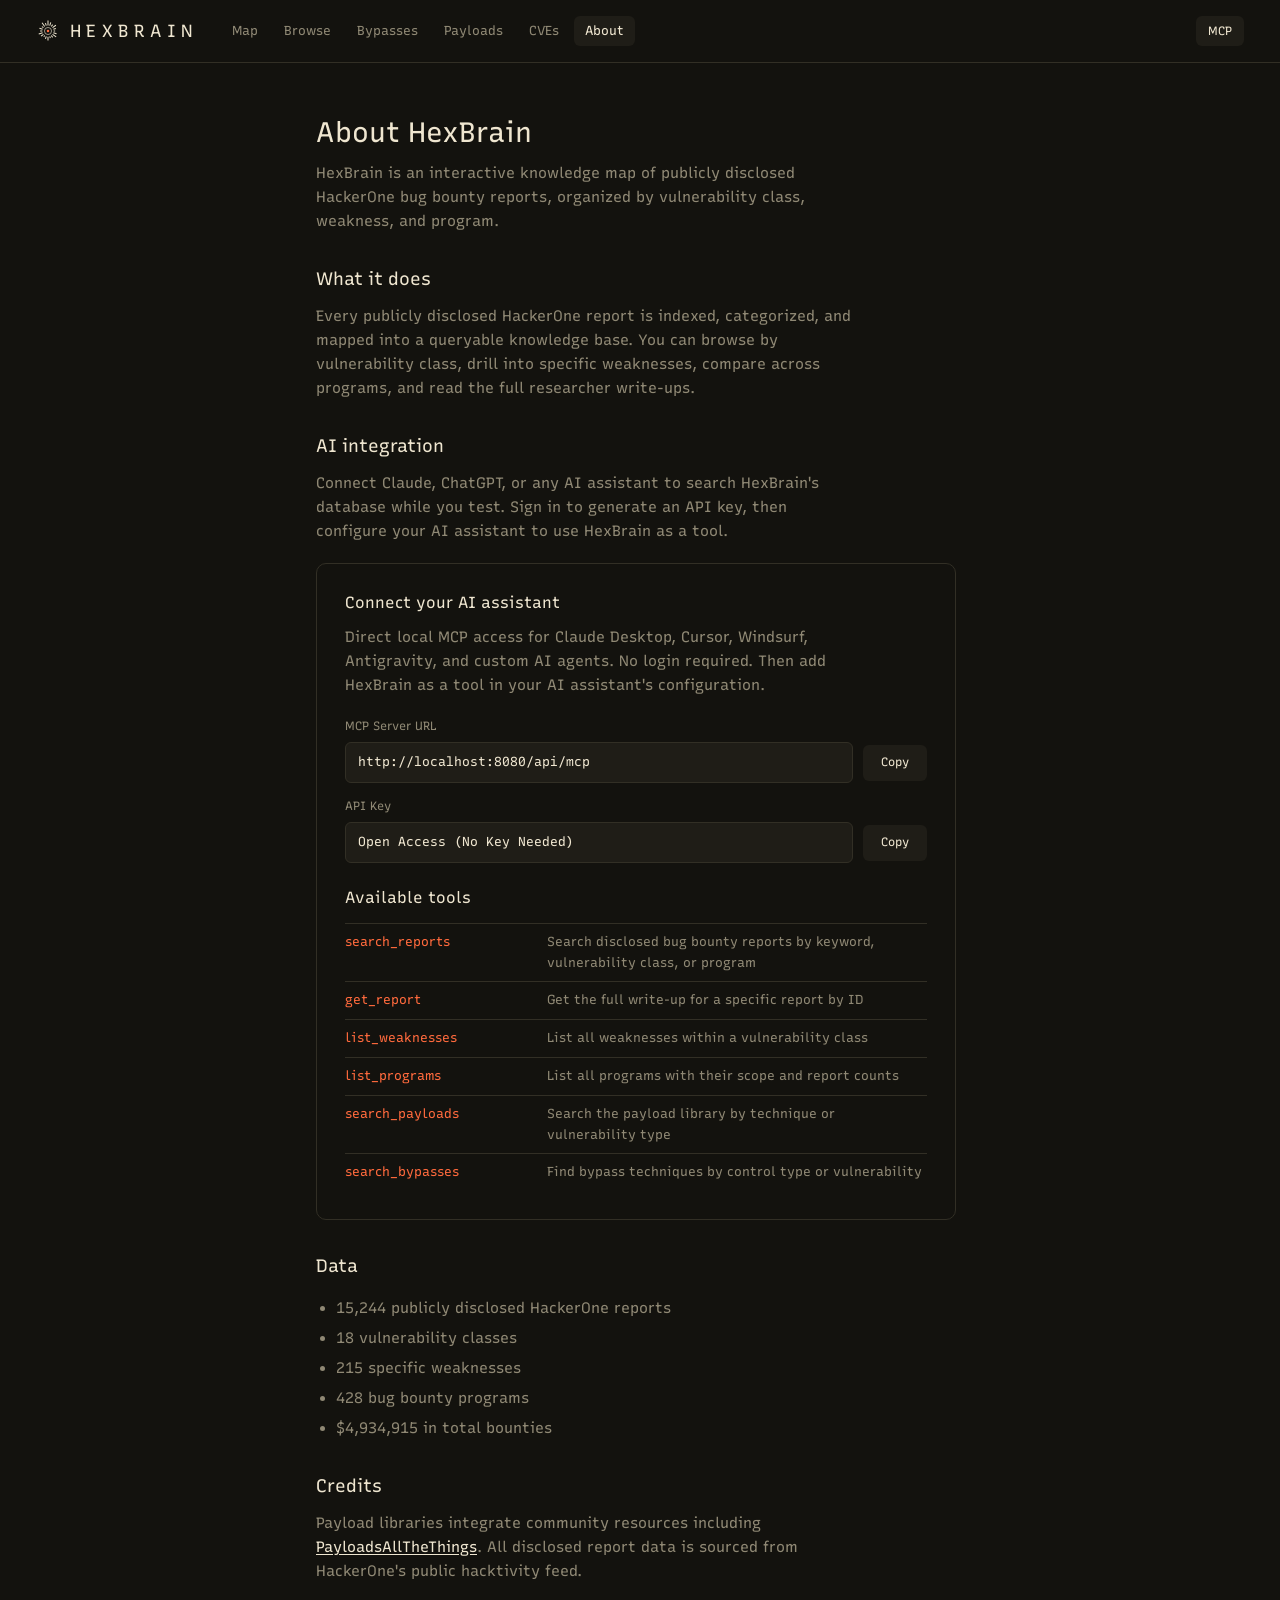
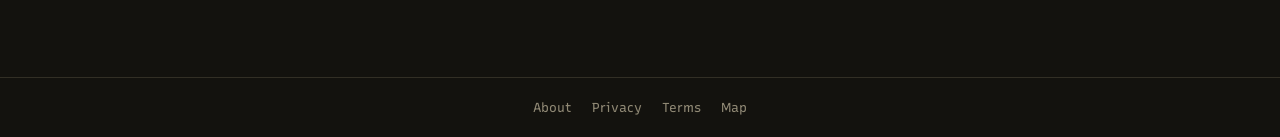
<file: about.html>
<!DOCTYPE html>
<html lang="en">
<head>
  <meta charset="utf-8"/>
  <meta name="viewport" content="width=device-width, initial-scale=1"/>
  <meta name="theme-color" content="#13120e"/>
  <meta name="color-scheme" content="dark"/>
  <title>About – HexBrain</title>
  <link rel="preconnect" href="https://fonts.googleapis.com"/>
  <link rel="preconnect" href="https://fonts.gstatic.com" crossorigin/>
  <link href="https://fonts.googleapis.com/css2?family=Recursive:wght,MONO@300..1000,0..1&display=swap" rel="stylesheet"/>
  <link rel="stylesheet" href="styles.css"/>
  <link rel="stylesheet" href="pages.css"/>
</head>
<body>
  <div class="page-root">
    <header class="page-top">
      <a href="index.html" class="brand-link">
        <svg width="24" height="24" viewBox="0 0 64 64" aria-hidden="true"><path d="M32.0 17.0L32.0 4.0M36.6 17.7L39.4 9.2M40.8 19.9L44.3 15.0M44.1 23.2L53.0 16.7M46.3 27.4L52.9 25.2M47.0 32.0L51.0 32.0M46.3 36.6L54.8 39.4M44.1 40.8L53.8 47.9M40.8 44.1L44.3 49.0M36.6 46.3L38.2 51.0M32.0 47.0L32.0 57.0M27.4 46.3L25.2 52.9M23.2 44.1L20.8 47.4M19.9 40.8L13.4 45.5M17.7 36.6L7.3 40.0M17.0 32.0L11.0 32.0M17.7 27.4L9.2 24.6M19.9 23.2L15.8 20.2M23.2 19.9L16.1 10.2M27.4 17.7L25.2 11.1" stroke="currentColor" stroke-width="2.7" fill="none"></path><circle cx="32" cy="32" r="9.5" fill="none" stroke="currentColor" stroke-width="1.6"></circle><circle cx="32" cy="32" r="3.4" fill="#ff6a3d"></circle></svg>
        HexBrain
      </a>
      <nav class="page-nav">
        <a href="index.html">Map</a>
        <a href="browse.html">Browse</a>
        <a href="bypasses.html">Bypasses</a>
        <a href="payloads.html">Payloads</a>
        <a href="cves.html">CVEs</a>
        <a href="about.html" class="active">About</a>
      </nav>
      <div class="keys">
        <a class="key" href="#account">MCP</a>
      </div>
    </header>

    <main class="page-body page-narrow">
      <h1>About HexBrain</h1>

      <div class="about-content">
        <p>HexBrain is an interactive knowledge map of publicly disclosed HackerOne bug bounty reports, organized by vulnerability class, weakness, and program.</p>

        <h2>What it does</h2>
        <p>Every publicly disclosed HackerOne report is indexed, categorized, and mapped into a queryable knowledge base. You can browse by vulnerability class, drill into specific weaknesses, compare across programs, and read the full researcher write-ups.</p>

        <h2>AI integration</h2>
        <p>Connect Claude, ChatGPT, or any AI assistant to search HexBrain's database while you test. Sign in to generate an API key, then configure your AI assistant to use HexBrain as a tool.</p>

        <div class="connect-box">
          <h3>Connect your AI assistant</h3>
          <p>Direct local MCP access for Claude Desktop, Cursor, Windsurf, Antigravity, and custom AI agents. No login required. Then add HexBrain as a tool in your AI assistant's configuration.</p>

          <div class="snippet">
            <span>MCP Server URL</span>
            <code>http://localhost:8080/api/mcp</code>
            <button>Copy</button>
          </div>

          <div class="snippet">
            <span>API Key</span>
            <code>Open Access (No Key Needed)</code>
            <button>Copy</button>
          </div>

          <div class="tools-section">
            <h3>Available tools</h3>
            <div class="tools-grid">
              <div>
                <dt>search_reports</dt>
                <dd>Search disclosed bug bounty reports by keyword, vulnerability class, or program</dd>
              </div>
              <div>
                <dt>get_report</dt>
                <dd>Get the full write-up for a specific report by ID</dd>
              </div>
              <div>
                <dt>list_weaknesses</dt>
                <dd>List all weaknesses within a vulnerability class</dd>
              </div>
              <div>
                <dt>list_programs</dt>
                <dd>List all programs with their scope and report counts</dd>
              </div>
              <div>
                <dt>search_payloads</dt>
                <dd>Search the payload library by technique or vulnerability type</dd>
              </div>
              <div>
                <dt>search_bypasses</dt>
                <dd>Find bypass techniques by control type or vulnerability</dd>
              </div>
            </div>
          </div>
        </div>

        <h2>Data</h2>
        <ul>
          <li>15,244 publicly disclosed HackerOne reports</li>
          <li>18 vulnerability classes</li>
          <li>215 specific weaknesses</li>
          <li>428 bug bounty programs</li>
          <li>$4,934,915 in total bounties</li>
        </ul>

        <h2>Credits</h2>
        <p>Payload libraries integrate community resources including <a href="#" class="inline">PayloadsAllTheThings</a>. All disclosed report data is sourced from HackerOne's public hacktivity feed.</p>
      </div>
    </main>

    <footer class="page-footer">
      <div class="footer-links">
        <a href="about.html">About</a>
        <a href="#">Privacy</a>
        <a href="#">Terms</a>
        <a href="index.html">Map</a>
      </div>
    </footer>
  </div>

  <script>
    document.querySelectorAll('.snippet button:not([disabled])').forEach(btn => {
      btn.addEventListener('click', () => {
        const code = btn.parentElement.querySelector('code');
        navigator.clipboard.writeText(code.textContent).then(() => {
          btn.textContent = 'Copied!';
          setTimeout(() => btn.textContent = 'Copy', 2000);
        });
      });
    });
  </script>
</body>
</html>
</file>
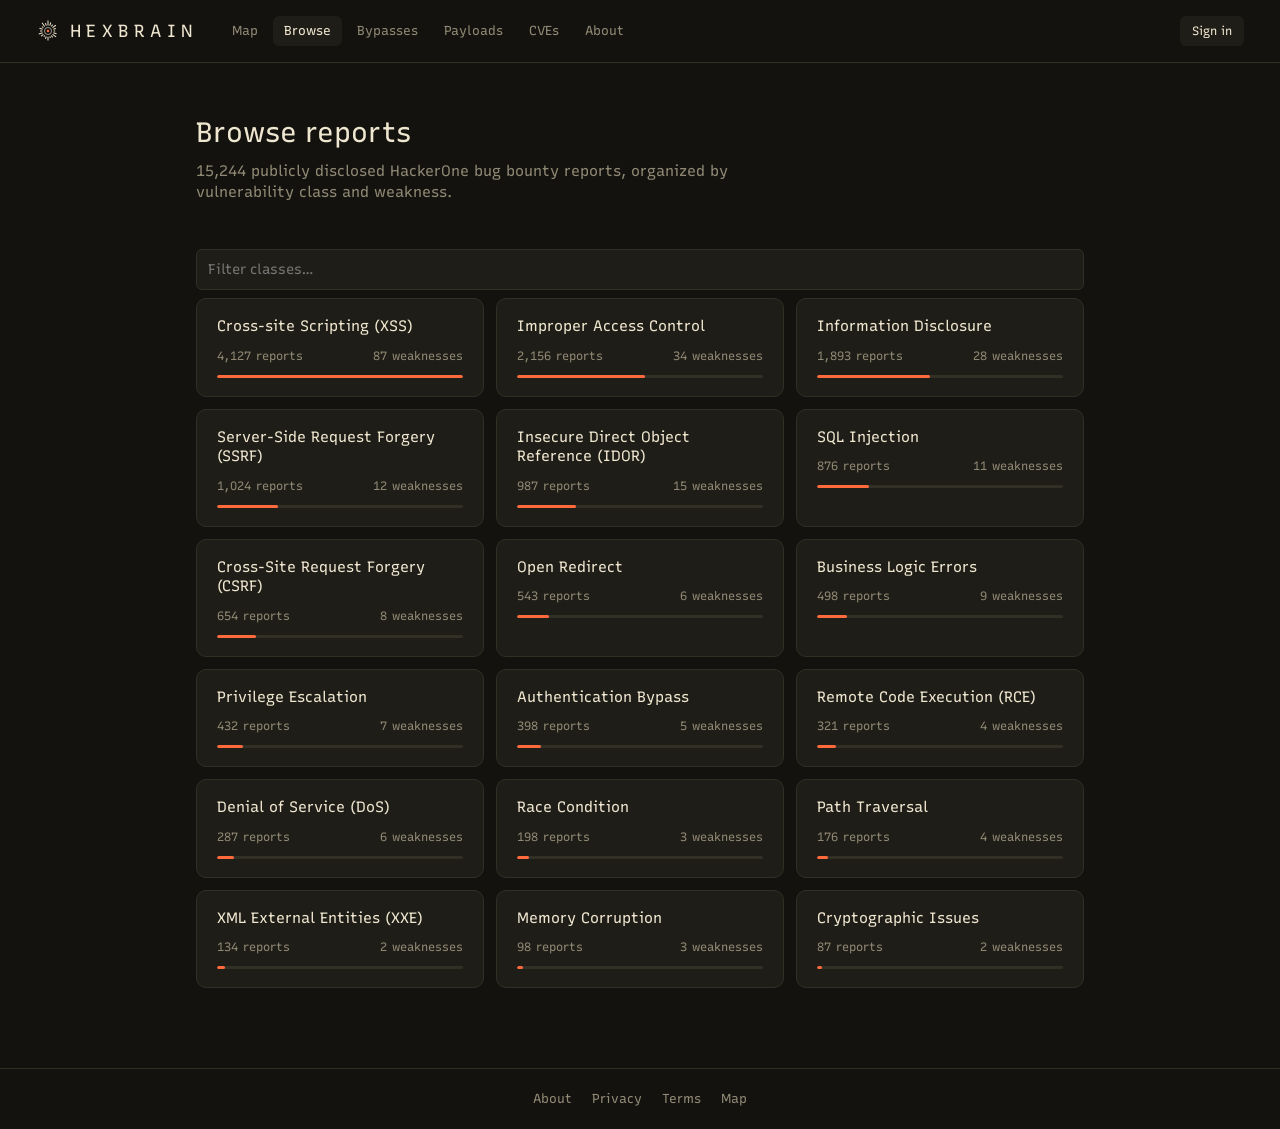
<file: browse.html>
<!DOCTYPE html>
<html lang="en">
<head>
  <meta charset="utf-8"/>
  <meta name="viewport" content="width=device-width, initial-scale=1"/>
  <meta name="theme-color" content="#13120e"/>
  <meta name="color-scheme" content="dark"/>
  <title>Browse – HexBrain</title>
  <link rel="preconnect" href="https://fonts.googleapis.com"/>
  <link rel="preconnect" href="https://fonts.gstatic.com" crossorigin/>
  <link href="https://fonts.googleapis.com/css2?family=Recursive:wght,MONO@300..1000,0..1&display=swap" rel="stylesheet"/>
  <link rel="stylesheet" href="styles.css"/>
  <link rel="stylesheet" href="pages.css"/>
</head>
<body>
  <div class="page-root">
    <header class="page-top">
      <a href="index.html" class="brand-link">
        <svg width="24" height="24" viewBox="0 0 64 64" aria-hidden="true"><path d="M32.0 17.0L32.0 4.0M36.6 17.7L39.4 9.2M40.8 19.9L44.3 15.0M44.1 23.2L53.0 16.7M46.3 27.4L52.9 25.2M47.0 32.0L51.0 32.0M46.3 36.6L54.8 39.4M44.1 40.8L53.8 47.9M40.8 44.1L44.3 49.0M36.6 46.3L38.2 51.0M32.0 47.0L32.0 57.0M27.4 46.3L25.2 52.9M23.2 44.1L20.8 47.4M19.9 40.8L13.4 45.5M17.7 36.6L7.3 40.0M17.0 32.0L11.0 32.0M17.7 27.4L9.2 24.6M19.9 23.2L15.8 20.2M23.2 19.9L16.1 10.2M27.4 17.7L25.2 11.1" stroke="currentColor" stroke-width="2.7" fill="none"></path><circle cx="32" cy="32" r="9.5" fill="none" stroke="currentColor" stroke-width="1.6"></circle><circle cx="32" cy="32" r="3.4" fill="#ff6a3d"></circle></svg>
        HexBrain
      </a>
      <nav class="page-nav">
        <a href="index.html">Map</a>
        <a href="browse.html" class="active">Browse</a>
        <a href="bypasses.html">Bypasses</a>
        <a href="payloads.html">Payloads</a>
        <a href="cves.html">CVEs</a>
        <a href="about.html">About</a>
      </nav>
      <div class="keys">
        <a class="key" href="#account">Sign in</a>
      </div>
    </header>

    <main class="page-body">
      <h1>Browse reports</h1>
      <p class="page-sub">15,244 publicly disclosed HackerOne bug bounty reports, organized by vulnerability class and weakness.</p>

      <input type="text" class="filter" placeholder="Filter classes…" id="classFilter"/>

      <div class="browse-grid" id="browseGrid">
        <!-- Generated by JS -->
      </div>
    </main>

    <footer class="page-footer">
      <div class="footer-links">
        <a href="about.html">About</a>
        <a href="#">Privacy</a>
        <a href="#">Terms</a>
        <a href="index.html">Map</a>
      </div>
    </footer>
  </div>

  <script>
    const classes = [
      { name: 'Cross-site Scripting (XSS)', count: 4127, weaknesses: 87 },
      { name: 'Improper Access Control', count: 2156, weaknesses: 34 },
      { name: 'Information Disclosure', count: 1893, weaknesses: 28 },
      { name: 'Server-Side Request Forgery (SSRF)', count: 1024, weaknesses: 12 },
      { name: 'Insecure Direct Object Reference (IDOR)', count: 987, weaknesses: 15 },
      { name: 'SQL Injection', count: 876, weaknesses: 11 },
      { name: 'Cross-Site Request Forgery (CSRF)', count: 654, weaknesses: 8 },
      { name: 'Open Redirect', count: 543, weaknesses: 6 },
      { name: 'Business Logic Errors', count: 498, weaknesses: 9 },
      { name: 'Privilege Escalation', count: 432, weaknesses: 7 },
      { name: 'Authentication Bypass', count: 398, weaknesses: 5 },
      { name: 'Remote Code Execution (RCE)', count: 321, weaknesses: 4 },
      { name: 'Denial of Service (DoS)', count: 287, weaknesses: 6 },
      { name: 'Race Condition', count: 198, weaknesses: 3 },
      { name: 'Path Traversal', count: 176, weaknesses: 4 },
      { name: 'XML External Entities (XXE)', count: 134, weaknesses: 2 },
      { name: 'Memory Corruption', count: 98, weaknesses: 3 },
      { name: 'Cryptographic Issues', count: 87, weaknesses: 2 },
    ];

    function renderClasses(filter) {
      const grid = document.getElementById('browseGrid');
      const q = (filter || '').toLowerCase();
      const filtered = classes.filter(c => c.name.toLowerCase().includes(q));
      grid.innerHTML = filtered.map(c => `
        <a href="#" class="browse-card">
          <h3>${c.name}</h3>
          <div class="browse-meta">
            <span>${c.count.toLocaleString()} reports</span>
            <span>${c.weaknesses} weaknesses</span>
          </div>
          <div class="browse-bar">
            <div style="width: ${(c.count / 4127 * 100).toFixed(1)}%"></div>
          </div>
        </a>
      `).join('');
    }

    document.getElementById('classFilter').addEventListener('input', e => renderClasses(e.target.value));
    renderClasses();
  </script>
</body>
</html>
</file>
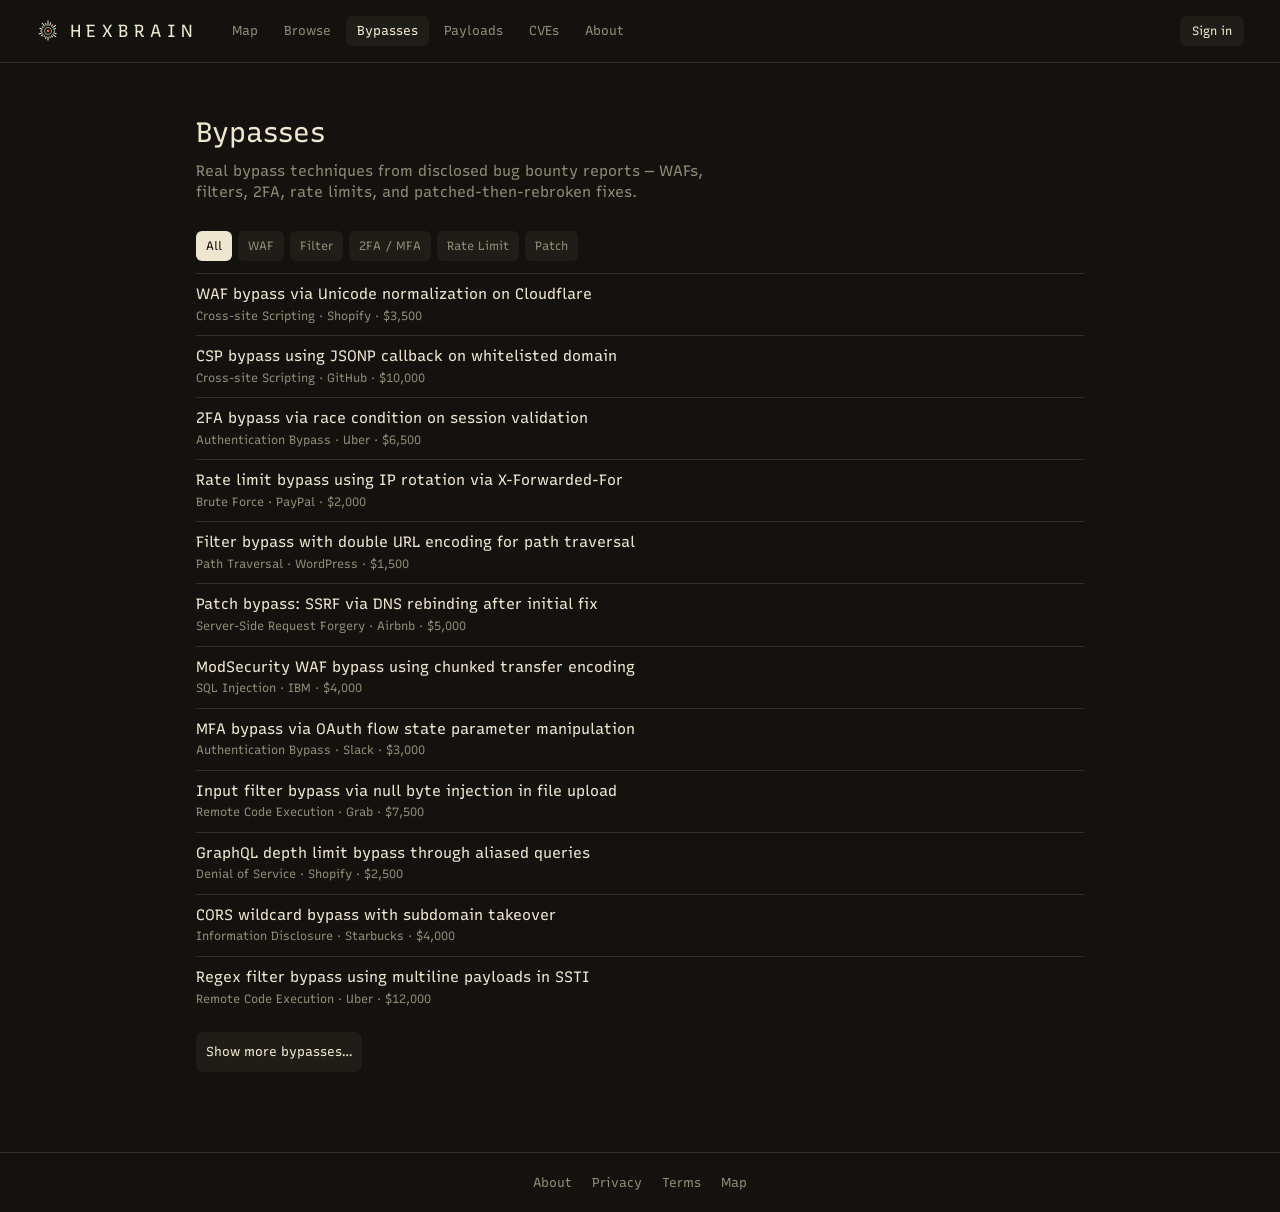
<file: bypasses.html>
<!DOCTYPE html>
<html lang="en">
<head>
  <meta charset="utf-8"/>
  <meta name="viewport" content="width=device-width, initial-scale=1"/>
  <meta name="theme-color" content="#13120e"/>
  <meta name="color-scheme" content="dark"/>
  <title>Bypasses – HexBrain</title>
  <link rel="preconnect" href="https://fonts.googleapis.com"/>
  <link rel="preconnect" href="https://fonts.gstatic.com" crossorigin/>
  <link href="https://fonts.googleapis.com/css2?family=Recursive:wght,MONO@300..1000,0..1&display=swap" rel="stylesheet"/>
  <link rel="stylesheet" href="styles.css"/>
  <link rel="stylesheet" href="pages.css"/>
</head>
<body>
  <div class="page-root">
    <header class="page-top">
      <a href="index.html" class="brand-link">
        <svg width="24" height="24" viewBox="0 0 64 64" aria-hidden="true"><path d="M32.0 17.0L32.0 4.0M36.6 17.7L39.4 9.2M40.8 19.9L44.3 15.0M44.1 23.2L53.0 16.7M46.3 27.4L52.9 25.2M47.0 32.0L51.0 32.0M46.3 36.6L54.8 39.4M44.1 40.8L53.8 47.9M40.8 44.1L44.3 49.0M36.6 46.3L38.2 51.0M32.0 47.0L32.0 57.0M27.4 46.3L25.2 52.9M23.2 44.1L20.8 47.4M19.9 40.8L13.4 45.5M17.7 36.6L7.3 40.0M17.0 32.0L11.0 32.0M17.7 27.4L9.2 24.6M19.9 23.2L15.8 20.2M23.2 19.9L16.1 10.2M27.4 17.7L25.2 11.1" stroke="currentColor" stroke-width="2.7" fill="none"></path><circle cx="32" cy="32" r="9.5" fill="none" stroke="currentColor" stroke-width="1.6"></circle><circle cx="32" cy="32" r="3.4" fill="#ff6a3d"></circle></svg>
        HexBrain
      </a>
      <nav class="page-nav">
        <a href="index.html">Map</a>
        <a href="browse.html">Browse</a>
        <a href="bypasses.html" class="active">Bypasses</a>
        <a href="payloads.html">Payloads</a>
        <a href="cves.html">CVEs</a>
        <a href="about.html">About</a>
      </nav>
      <div class="keys">
        <a class="key" href="#account">Sign in</a>
      </div>
    </header>

    <main class="page-body">
      <h1>Bypasses</h1>
      <p class="page-sub">Real bypass techniques from disclosed bug bounty reports — WAFs, filters, 2FA, rate limits, and patched-then-rebroken fixes.</p>

      <div class="sorts">
        <button aria-pressed="true">All</button>
        <button aria-pressed="false">WAF</button>
        <button aria-pressed="false">Filter</button>
        <button aria-pressed="false">2FA / MFA</button>
        <button aria-pressed="false">Rate Limit</button>
        <button aria-pressed="false">Patch</button>
      </div>

      <div class="bypass-list">
        <button class="report">
          <span>WAF bypass via Unicode normalization on Cloudflare</span>
          <small>Cross-site Scripting · Shopify · $3,500</small>
        </button>
        <button class="report">
          <span>CSP bypass using JSONP callback on whitelisted domain</span>
          <small>Cross-site Scripting · GitHub · $10,000</small>
        </button>
        <button class="report">
          <span>2FA bypass via race condition on session validation</span>
          <small>Authentication Bypass · Uber · $6,500</small>
        </button>
        <button class="report">
          <span>Rate limit bypass using IP rotation via X-Forwarded-For</span>
          <small>Brute Force · PayPal · $2,000</small>
        </button>
        <button class="report">
          <span>Filter bypass with double URL encoding for path traversal</span>
          <small>Path Traversal · WordPress · $1,500</small>
        </button>
        <button class="report">
          <span>Patch bypass: SSRF via DNS rebinding after initial fix</span>
          <small>Server-Side Request Forgery · Airbnb · $5,000</small>
        </button>
        <button class="report">
          <span>ModSecurity WAF bypass using chunked transfer encoding</span>
          <small>SQL Injection · IBM · $4,000</small>
        </button>
        <button class="report">
          <span>MFA bypass via OAuth flow state parameter manipulation</span>
          <small>Authentication Bypass · Slack · $3,000</small>
        </button>
        <button class="report">
          <span>Input filter bypass via null byte injection in file upload</span>
          <small>Remote Code Execution · Grab · $7,500</small>
        </button>
        <button class="report">
          <span>GraphQL depth limit bypass through aliased queries</span>
          <small>Denial of Service · Shopify · $2,500</small>
        </button>
        <button class="report">
          <span>CORS wildcard bypass with subdomain takeover</span>
          <small>Information Disclosure · Starbucks · $4,000</small>
        </button>
        <button class="report">
          <span>Regex filter bypass using multiline payloads in SSTI</span>
          <small>Remote Code Execution · Uber · $12,000</small>
        </button>
      </div>

      <button class="more">Show more bypasses…</button>
    </main>

    <footer class="page-footer">
      <div class="footer-links">
        <a href="about.html">About</a>
        <a href="#">Privacy</a>
        <a href="#">Terms</a>
        <a href="index.html">Map</a>
      </div>
    </footer>
  </div>

  <script>
    document.querySelectorAll('.sorts button').forEach(btn => {
      btn.addEventListener('click', () => {
        document.querySelectorAll('.sorts button').forEach(b => b.setAttribute('aria-pressed', 'false'));
        btn.setAttribute('aria-pressed', 'true');
      });
    });
  </script>
</body>
</html>
</file>
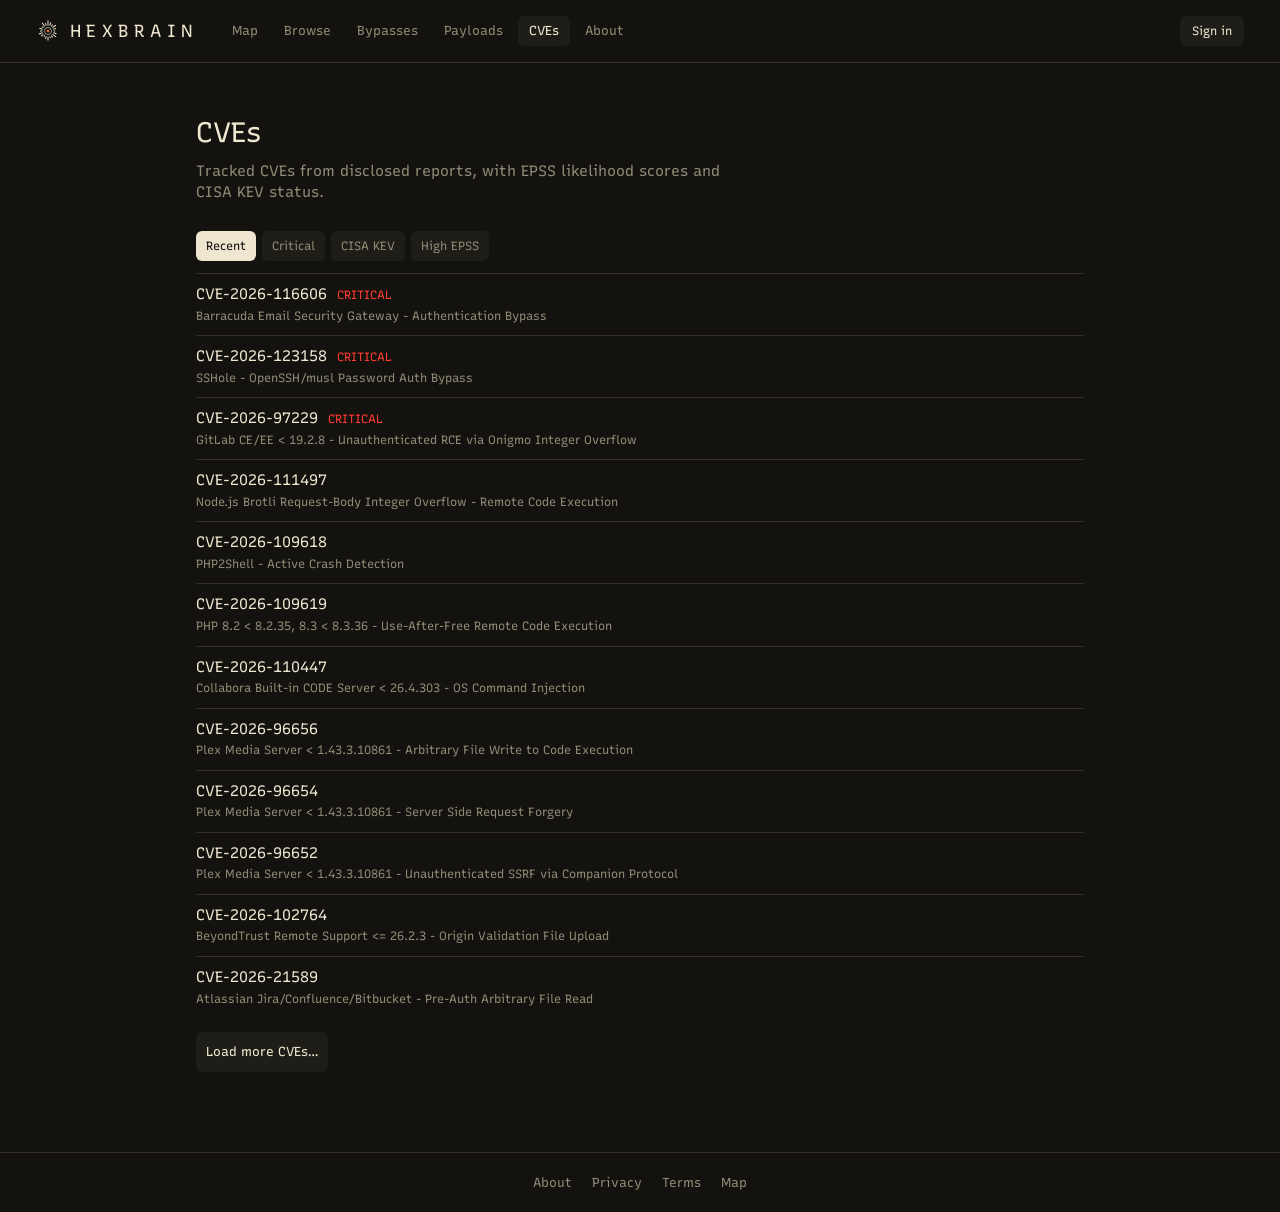
<file: cves.html>
<!DOCTYPE html>
<html lang="en">
<head>
  <meta charset="utf-8"/>
  <meta name="viewport" content="width=device-width, initial-scale=1"/>
  <meta name="theme-color" content="#13120e"/>
  <meta name="color-scheme" content="dark"/>
  <title>CVEs – HexBrain</title>
  <link rel="preconnect" href="https://fonts.googleapis.com"/>
  <link rel="preconnect" href="https://fonts.gstatic.com" crossorigin/>
  <link href="https://fonts.googleapis.com/css2?family=Recursive:wght,MONO@300..1000,0..1&display=swap" rel="stylesheet"/>
  <link rel="stylesheet" href="styles.css"/>
  <link rel="stylesheet" href="pages.css"/>
</head>
<body>
  <div class="page-root">
    <header class="page-top">
      <a href="index.html" class="brand-link">
        <svg width="24" height="24" viewBox="0 0 64 64" aria-hidden="true"><path d="M32.0 17.0L32.0 4.0M36.6 17.7L39.4 9.2M40.8 19.9L44.3 15.0M44.1 23.2L53.0 16.7M46.3 27.4L52.9 25.2M47.0 32.0L51.0 32.0M46.3 36.6L54.8 39.4M44.1 40.8L53.8 47.9M40.8 44.1L44.3 49.0M36.6 46.3L38.2 51.0M32.0 47.0L32.0 57.0M27.4 46.3L25.2 52.9M23.2 44.1L20.8 47.4M19.9 40.8L13.4 45.5M17.7 36.6L7.3 40.0M17.0 32.0L11.0 32.0M17.7 27.4L9.2 24.6M19.9 23.2L15.8 20.2M23.2 19.9L16.1 10.2M27.4 17.7L25.2 11.1" stroke="currentColor" stroke-width="2.7" fill="none"></path><circle cx="32" cy="32" r="9.5" fill="none" stroke="currentColor" stroke-width="1.6"></circle><circle cx="32" cy="32" r="3.4" fill="#ff6a3d"></circle></svg>
        HexBrain
      </a>
      <nav class="page-nav">
        <a href="index.html">Map</a>
        <a href="browse.html">Browse</a>
        <a href="bypasses.html">Bypasses</a>
        <a href="payloads.html">Payloads</a>
        <a href="cves.html" class="active">CVEs</a>
        <a href="about.html">About</a>
      </nav>
      <div class="keys">
        <a class="key" href="#account">Sign in</a>
      </div>
    </header>

    <main class="page-body">
      <h1>CVEs</h1>
      <p class="page-sub">Tracked CVEs from disclosed reports, with EPSS likelihood scores and CISA KEV status.</p>

      <div class="sorts">
        <button aria-pressed="true">Recent</button>
        <button aria-pressed="false">Critical</button>
        <button aria-pressed="false">CISA KEV</button>
        <button aria-pressed="false">High EPSS</button>
      </div>

      <div class="cve-list">
        <button class="report">
          <span>CVE-2026-116606 <i class="hot">CRITICAL</i></span>
          <small>Barracuda Email Security Gateway - Authentication Bypass</small>
        </button>
        <button class="report">
          <span>CVE-2026-123158 <i class="hot">CRITICAL</i></span>
          <small>SSHole - OpenSSH/musl Password Auth Bypass</small>
        </button>
        <button class="report">
          <span>CVE-2026-97229 <i class="hot">CRITICAL</i></span>
          <small>GitLab CE/EE &lt; 19.2.8 - Unauthenticated RCE via Onigmo Integer Overflow</small>
        </button>
        <button class="report">
          <span>CVE-2026-111497</span>
          <small>Node.js Brotli Request-Body Integer Overflow - Remote Code Execution</small>
        </button>
        <button class="report">
          <span>CVE-2026-109618</span>
          <small>PHP2Shell - Active Crash Detection</small>
        </button>
        <button class="report">
          <span>CVE-2026-109619</span>
          <small>PHP 8.2 &lt; 8.2.35, 8.3 &lt; 8.3.36 - Use-After-Free Remote Code Execution</small>
        </button>
        <button class="report">
          <span>CVE-2026-110447</span>
          <small>Collabora Built-in CODE Server &lt; 26.4.303 - OS Command Injection</small>
        </button>
        <button class="report">
          <span>CVE-2026-96656</span>
          <small>Plex Media Server &lt; 1.43.3.10861 - Arbitrary File Write to Code Execution</small>
        </button>
        <button class="report">
          <span>CVE-2026-96654</span>
          <small>Plex Media Server &lt; 1.43.3.10861 - Server Side Request Forgery</small>
        </button>
        <button class="report">
          <span>CVE-2026-96652</span>
          <small>Plex Media Server &lt; 1.43.3.10861 - Unauthenticated SSRF via Companion Protocol</small>
        </button>
        <button class="report">
          <span>CVE-2026-102764</span>
          <small>BeyondTrust Remote Support &lt;= 26.2.3 - Origin Validation File Upload</small>
        </button>
        <button class="report">
          <span>CVE-2026-21589</span>
          <small>Atlassian Jira/Confluence/Bitbucket - Pre-Auth Arbitrary File Read</small>
        </button>
      </div>

      <button class="more">Load more CVEs…</button>
    </main>

    <footer class="page-footer">
      <div class="footer-links">
        <a href="about.html">About</a>
        <a href="#">Privacy</a>
        <a href="#">Terms</a>
        <a href="index.html">Map</a>
      </div>
    </footer>
  </div>

  <script>
    document.querySelectorAll('.sorts button').forEach(btn => {
      btn.addEventListener('click', () => {
        document.querySelectorAll('.sorts button').forEach(b => b.setAttribute('aria-pressed', 'false'));
        btn.setAttribute('aria-pressed', 'true');
      });
    });
  </script>
</body>
</html>
</file>
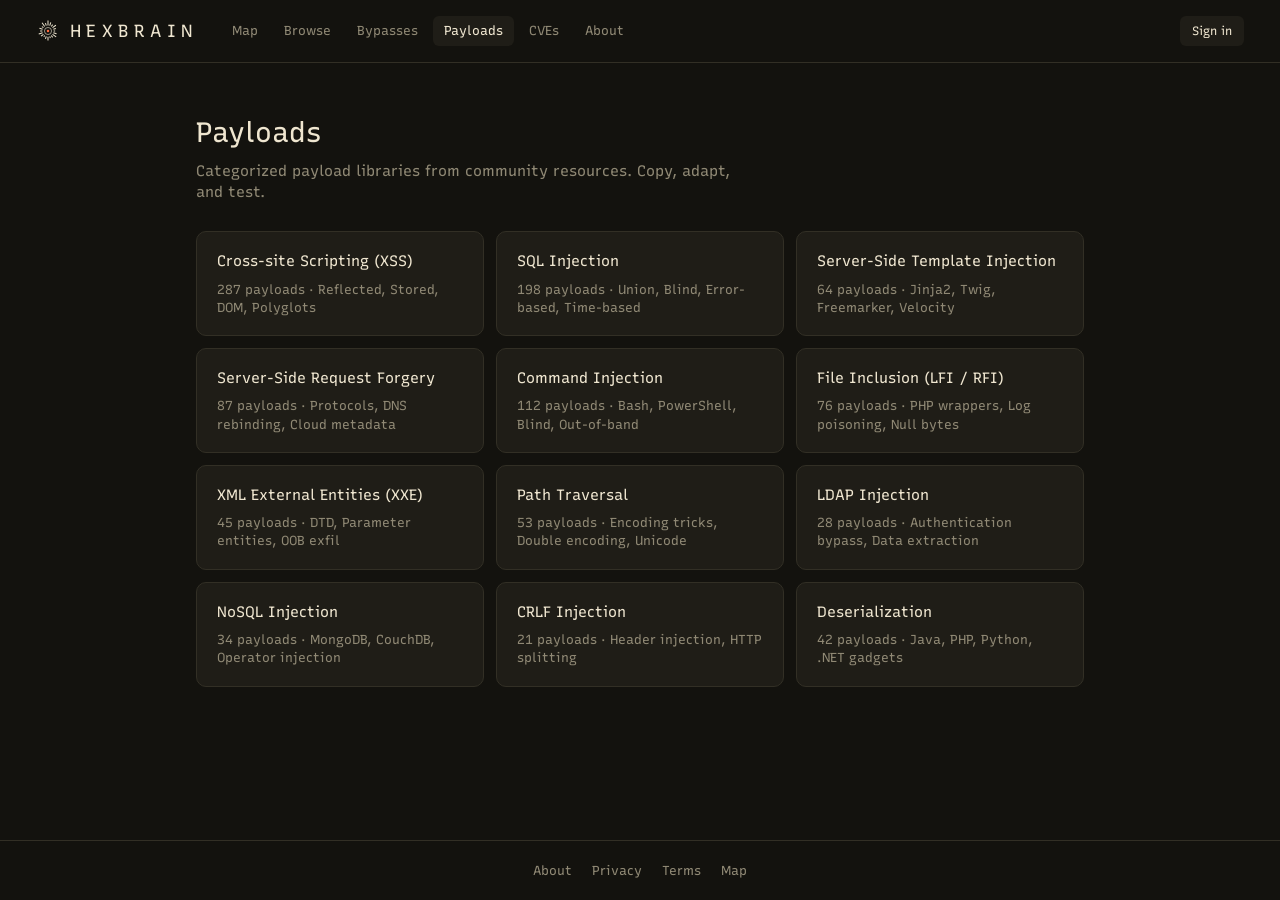
<file: payloads.html>
<!DOCTYPE html>
<html lang="en">
<head>
  <meta charset="utf-8"/>
  <meta name="viewport" content="width=device-width, initial-scale=1"/>
  <meta name="theme-color" content="#13120e"/>
  <meta name="color-scheme" content="dark"/>
  <title>Payloads – HexBrain</title>
  <link rel="preconnect" href="https://fonts.googleapis.com"/>
  <link rel="preconnect" href="https://fonts.gstatic.com" crossorigin/>
  <link href="https://fonts.googleapis.com/css2?family=Recursive:wght,MONO@300..1000,0..1&display=swap" rel="stylesheet"/>
  <link rel="stylesheet" href="styles.css"/>
  <link rel="stylesheet" href="pages.css"/>
</head>
<body>
  <div class="page-root">
    <header class="page-top">
      <a href="index.html" class="brand-link">
        <svg width="24" height="24" viewBox="0 0 64 64" aria-hidden="true"><path d="M32.0 17.0L32.0 4.0M36.6 17.7L39.4 9.2M40.8 19.9L44.3 15.0M44.1 23.2L53.0 16.7M46.3 27.4L52.9 25.2M47.0 32.0L51.0 32.0M46.3 36.6L54.8 39.4M44.1 40.8L53.8 47.9M40.8 44.1L44.3 49.0M36.6 46.3L38.2 51.0M32.0 47.0L32.0 57.0M27.4 46.3L25.2 52.9M23.2 44.1L20.8 47.4M19.9 40.8L13.4 45.5M17.7 36.6L7.3 40.0M17.0 32.0L11.0 32.0M17.7 27.4L9.2 24.6M19.9 23.2L15.8 20.2M23.2 19.9L16.1 10.2M27.4 17.7L25.2 11.1" stroke="currentColor" stroke-width="2.7" fill="none"></path><circle cx="32" cy="32" r="9.5" fill="none" stroke="currentColor" stroke-width="1.6"></circle><circle cx="32" cy="32" r="3.4" fill="#ff6a3d"></circle></svg>
        HexBrain
      </a>
      <nav class="page-nav">
        <a href="index.html">Map</a>
        <a href="browse.html">Browse</a>
        <a href="bypasses.html">Bypasses</a>
        <a href="payloads.html" class="active">Payloads</a>
        <a href="cves.html">CVEs</a>
        <a href="about.html">About</a>
      </nav>
      <div class="keys">
        <a class="key" href="#account">Sign in</a>
      </div>
    </header>

    <main class="page-body">
      <h1>Payloads</h1>
      <p class="page-sub">Categorized payload libraries from community resources. Copy, adapt, and test.</p>

      <div class="payload-grid">
        <a href="#" class="payload-card">
          <h3>Cross-site Scripting (XSS)</h3>
          <p>287 payloads · Reflected, Stored, DOM, Polyglots</p>
        </a>
        <a href="#" class="payload-card">
          <h3>SQL Injection</h3>
          <p>198 payloads · Union, Blind, Error-based, Time-based</p>
        </a>
        <a href="#" class="payload-card">
          <h3>Server-Side Template Injection</h3>
          <p>64 payloads · Jinja2, Twig, Freemarker, Velocity</p>
        </a>
        <a href="#" class="payload-card">
          <h3>Server-Side Request Forgery</h3>
          <p>87 payloads · Protocols, DNS rebinding, Cloud metadata</p>
        </a>
        <a href="#" class="payload-card">
          <h3>Command Injection</h3>
          <p>112 payloads · Bash, PowerShell, Blind, Out-of-band</p>
        </a>
        <a href="#" class="payload-card">
          <h3>File Inclusion (LFI / RFI)</h3>
          <p>76 payloads · PHP wrappers, Log poisoning, Null bytes</p>
        </a>
        <a href="#" class="payload-card">
          <h3>XML External Entities (XXE)</h3>
          <p>45 payloads · DTD, Parameter entities, OOB exfil</p>
        </a>
        <a href="#" class="payload-card">
          <h3>Path Traversal</h3>
          <p>53 payloads · Encoding tricks, Double encoding, Unicode</p>
        </a>
        <a href="#" class="payload-card">
          <h3>LDAP Injection</h3>
          <p>28 payloads · Authentication bypass, Data extraction</p>
        </a>
        <a href="#" class="payload-card">
          <h3>NoSQL Injection</h3>
          <p>34 payloads · MongoDB, CouchDB, Operator injection</p>
        </a>
        <a href="#" class="payload-card">
          <h3>CRLF Injection</h3>
          <p>21 payloads · Header injection, HTTP splitting</p>
        </a>
        <a href="#" class="payload-card">
          <h3>Deserialization</h3>
          <p>42 payloads · Java, PHP, Python, .NET gadgets</p>
        </a>
      </div>
    </main>

    <footer class="page-footer">
      <div class="footer-links">
        <a href="about.html">About</a>
        <a href="#">Privacy</a>
        <a href="#">Terms</a>
        <a href="index.html">Map</a>
      </div>
    </footer>
  </div>
</body>
</html>
</file>
<file: styles.css>
/* ===== HexBrain Clone – Exact UI Replica ===== */

/* --- CSS Variables & Reset --- */
:root {
  --bg: #13120e;
  --raise: #1f1d17;
  --line: #322f25;
  --ink: #efe6d0;
  --dim: #8f8874;
  --hot: #ff6a3d;
  --red: #ff3b30;
  color-scheme: dark;
}

* {
  box-sizing: border-box;
}

html, body {
  background: var(--bg);
  min-height: 100%;
  color: var(--ink);
  margin: 0;
}

body {
  font-family: 'Recursive', system-ui, sans-serif;
  font-variation-settings: "MONO" 0;
  -webkit-font-smoothing: antialiased;
  font-size: 16px;
  line-height: 1.5;
}

button {
  font: inherit;
  color: inherit;
  cursor: pointer;
  background: transparent;
  border: 0;
  padding: 0;
}

a {
  color: inherit;
}

:focus-visible {
  outline: 2px solid var(--hot);
  outline-offset: 3px;
  border-radius: 3px;
}

::selection {
  background: var(--hot);
  color: var(--bg);
}

code {
  font-variation-settings: "MONO" .5;
  color: var(--hot);
  font-size: .9em;
  font-family: inherit;
}

/* --- Layout: Root (Full viewport) --- */
.root {
  position: fixed;
  inset: 0;
  overflow: hidden;
}

/* --- Canvas & SVG labels --- */
.canvas {
  touch-action: none;
  cursor: grab;
  width: 100%;
  height: 100%;
  display: block;
  position: absolute;
  inset: 0;
}

.labels {
  pointer-events: none;
  user-select: none;
  width: 100%;
  height: 100%;
  font-family: 'Recursive', monospace;
  font-variation-settings: "MONO" .5;
  letter-spacing: .02em;
  font-variant-numeric: tabular-nums;
  position: absolute;
  inset: 0;
}

.labels text {
  paint-order: stroke;
  stroke: var(--bg);
  stroke-width: 3.5px;
  stroke-linejoin: round;
}

/* --- Corner crosshair decorations --- */
.corner {
  pointer-events: none;
  opacity: .5;
  width: 9px;
  height: 9px;
  position: absolute;
}

.corner::before,
.corner::after {
  content: "";
  background: var(--dim);
  position: absolute;
}

.corner::before {
  width: 1px;
  height: 9px;
  top: 0;
  left: 4px;
}

.corner::after {
  width: 9px;
  height: 1px;
  top: 4px;
  left: 0;
}

.tl { top: 12px; left: 12px; }
.tr { top: 12px; right: 12px; }
.bl { bottom: 12px; left: 12px; }
.br { bottom: 12px; right: 12px; }

/* --- Top header bar --- */
.top {
  pointer-events: none;
  display: grid;
  grid-template-columns: 1fr auto 1fr;
  align-items: center;
  padding: 20px 36px;
  position: absolute;
  top: 0;
  left: 0;
  right: 0;
}

.top > * {
  pointer-events: auto;
}

/* Brand / Logo */
.brand {
  letter-spacing: .3em;
  text-transform: uppercase;
  pointer-events: none;
  align-items: center;
  gap: 12px;
  font-size: 1.5rem;
  font-weight: 400;
  display: flex;
}

/* Breadcrumbs / Lens toggle */
.crumbs {
  font-variation-settings: "MONO" .5;
  flex-wrap: wrap;
  align-items: baseline;
  gap: 8px;
  min-height: 1.5em;
  font-size: .75rem;
  display: flex;
}

.crumbs button {
  color: var(--ink);
  text-underline-offset: 3px;
  text-decoration: underline;
}

.crumbs b {
  color: var(--hot);
  font-weight: 400;
}

.crumbs i {
  color: var(--dim);
  font-style: normal;
}

.lens {
  background: var(--raise);
  font-variation-settings: "MONO" 0;
  border-radius: 7px;
  gap: 2px;
  padding: 2px;
  display: inline-flex;
}

.crumbs .lens button {
  height: 26px;
  color: var(--dim);
  border-radius: 5px;
  padding: 0 11px;
  font-size: .75rem;
  text-decoration: none;
}

.crumbs .lens button:hover {
  color: var(--ink);
}

.crumbs .lens button[aria-pressed="true"] {
  background: var(--ink);
  color: var(--bg);
}

/* Right-side keys / actions */
.keys {
  justify-content: flex-end;
  gap: 8px;
  display: flex;
}

.key {
  background: var(--raise);
  border-radius: 6px;
  height: 30px;
  padding: 0 12px;
  font-size: .75rem;
  display: inline-flex;
  align-items: center;
  text-decoration: none;
}

.key:hover {
  background: var(--line);
}

.key kbd {
  font: inherit;
  color: var(--dim);
  font-variation-settings: "MONO" .5;
  margin-left: 4px;
}

.key kbd::before { content: "["; }
.key kbd::after { content: "]"; }

.primary {
  background: var(--ink);
  color: var(--bg);
}

.primary:hover {
  background: var(--hot);
}

.primary kbd {
  color: inherit;
  opacity: .55;
}

.acct {
  align-items: center;
  text-decoration: none;
  display: inline-flex;
}

/* --- Hero section (bottom-left) --- */
.hero,
.empty {
  text-wrap: pretty;
  max-width: 19rem;
  font-size: .8125rem;
  transition: opacity .4s;
  position: absolute;
  bottom: 32px;
  left: 36px;
}

.hero::before {
  content: "";
  z-index: -1;
  pointer-events: none;
  background: radial-gradient(ellipse at 30% 60%, var(--bg) 35%, transparent 72%);
  position: absolute;
  inset: -60px -90px -40px -36px;
}

.hero h1,
.empty h1 {
  margin: 0 0 .7em;
  font-size: 1em;
  font-weight: 400;
  line-height: 1.3;
}

.hero p,
.empty p {
  color: var(--dim);
  margin: 0 0 .7em;
  font-size: 1em;
  font-weight: 400;
  line-height: 1.3;
}

.hero p.act {
  color: var(--ink);
}

.hero p.links {
  margin: 0;
}

.link {
  text-underline-offset: 2px;
  text-decoration: underline;
  text-decoration-thickness: 1px;
}

.link:hover {
  color: var(--hot);
}

.hero .links {
  flex-wrap: wrap;
  gap: 4px 14px;
  display: flex;
}

.hero .links a {
  color: var(--dim);
  text-underline-offset: 2px;
  white-space: nowrap;
  text-decoration-thickness: 1px;
}

.hero .links a:hover {
  color: var(--hot);
}

.gone {
  opacity: 0;
  pointer-events: none;
}

/* --- Stats section (bottom-right) --- */
.stats {
  display: grid;
  grid-template-columns: repeat(var(--n, 4), auto);
  font-variation-settings: "MONO" .5;
  gap: 2px 26px;
  margin: 0;
  transition: opacity .4s;
  position: absolute;
  bottom: 30px;
  right: 36px;
}

.stat {
  text-align: left;
  flex-direction: column-reverse;
  display: flex;
}

.stat b {
  font-size: 1.0625rem;
  font-weight: 400;
}

.stat span {
  color: var(--dim);
  font-size: .6875rem;
}

button.stat span {
  text-underline-offset: 2px;
  text-decoration: underline;
  text-decoration-color: var(--line);
}

button.stat:hover b,
button.stat:hover span {
  color: var(--hot);
}

.stats p {
  color: var(--dim);
  text-align: right;
  grid-column: 1 / -1;
  justify-self: end;
  max-width: 30rem;
  margin: 6px 0 0;
  font-size: .6875rem;
}

/* --- Side Panel --- */
.panel {
  border-left: 1px solid var(--line);
  background: var(--bg);
  flex-direction: column;
  width: 430px;
  padding: 6px 36px 40px 28px;
  transition: transform .5s cubic-bezier(.2, .7, .2, 1);
  display: flex;
  position: absolute;
  top: 84px;
  bottom: 0;
  right: 0;
  overflow-y: auto;
  transform: translate(100%);
}

.panel.open {
  transform: none;
}

.tag {
  color: var(--dim);
  font-variation-settings: "MONO" .5;
  margin: 0;
  font-size: .75rem;
}

.panel h2 {
  text-wrap: balance;
  margin: 8px 0;
  font-size: 1.5625rem;
  font-weight: 400;
  line-height: 1.1;
}

.panel h2.small {
  font-size: 1.3125rem;
  line-height: 1.22;
}

.figure {
  color: var(--hot);
  font-variation-settings: "MONO" .5;
  margin: 0;
  font-size: .8125rem;
}

.panel h3 {
  color: var(--dim);
  margin: 28px 0 8px;
  font-size: .75rem;
  font-weight: 400;
}

.lead {
  margin: 18px 0 0;
  font-size: 1rem;
  line-height: 1.4;
}

.row,
.report {
  text-align: left;
  border-top: 1px solid var(--line);
  width: 100%;
  color: var(--ink);
  justify-content: space-between;
  align-items: baseline;
  gap: 14px;
  padding: 11px 0;
  font-size: .9375rem;
  line-height: 1.3;
  text-decoration: none;
  display: flex;
}

.row small {
  color: var(--dim);
  white-space: nowrap;
  font-variation-settings: "MONO" .5;
  font-size: .75rem;
}

.report {
  flex-direction: column;
  gap: 4px;
}

.report small {
  color: var(--dim);
  font-size: .75rem;
}

.row:hover span,
.report:hover span {
  color: var(--hot);
}

.sorts {
  gap: 6px;
  margin: 22px 0 12px;
  display: flex;
}

.sorts button {
  background: var(--raise);
  color: var(--dim);
  border-radius: 6px;
  padding: 6px 10px;
  font-size: .75rem;
}

.sorts button[aria-pressed="true"] {
  color: var(--bg);
  background: var(--ink);
}

.more {
  background: var(--raise);
  border-radius: 7px;
  margin-top: 14px;
  padding: 10px;
  font-size: .8125rem;
}

.note {
  color: var(--dim);
  margin: 12px 0;
  font-size: .8125rem;
}

.actions {
  flex-direction: column;
  gap: 10px;
  margin-top: 26px;
  display: flex;
}

.actions a {
  color: var(--ink);
  text-underline-offset: 4px;
  font-size: 1rem;
}

.actions a:first-child {
  background: var(--ink);
  color: var(--bg);
  text-align: center;
  border-radius: 7px;
  padding: 11px 14px;
  font-weight: 500;
  text-decoration: none;
}

.actions a:hover {
  color: var(--hot);
}

.actions a:first-child:hover {
  background: var(--hot);
  color: var(--bg);
}

/* --- Search / Find overlay --- */
.find-backdrop {
  background: #13120ed6;
  justify-content: center;
  align-items: flex-start;
  padding: 11vh 20px 20px;
  display: flex;
  position: absolute;
  inset: 0;
  z-index: 100;
}

.find-box {
  background: var(--bg);
  border: 1px solid var(--line);
  border-radius: 12px;
  flex-direction: column;
  width: min(700px, 100%);
  max-height: 100%;
  display: flex;
  overflow: hidden;
  box-shadow: 0 30px 80px #0000008c;
}

.find-bar {
  border-bottom: 1px solid var(--line);
  color: var(--dim);
  align-items: center;
  gap: 12px;
  padding: 0 16px;
  display: flex;
}

.find-bar input {
  min-width: 0;
  color: var(--ink);
  font: inherit;
  background: transparent;
  border: 0;
  outline: none;
  flex: 1;
  padding: 18px 0;
  font-size: 1.125rem;
}

.find-bar input::placeholder {
  color: var(--dim);
}

.esc {
  color: var(--dim);
  background: var(--raise);
  font-variation-settings: "MONO" .5;
  border-radius: 5px;
  padding: 4px 8px;
  font-size: .6875rem;
}

.esc:hover {
  color: var(--ink);
}

.find-list {
  min-height: 120px;
  padding: 6px 8px 8px;
  overflow-y: auto;
}

.find-list h3 {
  color: var(--dim);
  margin: 12px 8px 4px;
  font-size: .75rem;
  font-weight: 400;
}

.find-item {
  text-align: left;
  width: 100%;
  color: var(--ink);
  border-radius: 7px;
  flex-direction: column;
  gap: 3px;
  padding: 9px 10px;
  font-size: .9375rem;
  line-height: 1.3;
  text-decoration: none;
  display: flex;
}

.find-item span {
  align-items: baseline;
  gap: 10px;
  display: flex;
}

.find-item i {
  color: var(--hot);
  font-variation-settings: "MONO" .5;
  border: 1px solid;
  border-radius: 4px;
  flex: none;
  padding: 1px 6px;
  font-size: .6875rem;
  font-style: normal;
}

.find-item small {
  color: var(--dim);
  font-size: .75rem;
}

.find-item.on,
.find-item:hover {
  background: var(--raise);
}

.find-hint {
  padding: 14px 8px 8px;
}

.find-hint p {
  color: var(--dim);
  max-width: 56ch;
  margin: 0 0 14px;
  font-size: .9375rem;
}

.find-hint div {
  flex-wrap: wrap;
  gap: 6px;
  display: flex;
}

.chip {
  background: var(--raise);
  border-radius: 999px;
  padding: 6px 12px;
  font-size: .8125rem;
}

.chip:hover {
  background: var(--line);
}

.find-none {
  color: var(--dim);
  margin: 14px 8px;
  font-size: .9375rem;
}

.find-foot {
  border-top: 1px solid var(--line);
  color: var(--dim);
  gap: 18px;
  padding: 9px 16px;
  font-size: .6875rem;
  display: flex;
}

.find-foot kbd {
  font: inherit;
  background: var(--raise);
  border-radius: 4px;
  margin-right: 3px;
  padding: 1px 5px;
}

/* --- Filter input --- */
.filter {
  background: var(--raise);
  border: 1px solid var(--line);
  width: 100%;
  color: var(--ink);
  font: inherit;
  border-radius: 6px;
  margin: 18px 0 8px;
  padding: 9px 11px;
  font-size: .875rem;
}

.filter:focus {
  outline: 2px solid var(--ink);
  outline-offset: 1px;
}

/* --- Misc elements --- */
.jump {
  background: var(--ink);
  width: 100%;
  color: var(--bg);
  text-align: center;
  border-radius: 7px;
  margin-top: 14px;
  padding: 10px 12px;
  font-size: .8125rem;
  text-decoration: none;
  display: block;
}

.jump:hover {
  background: var(--hot);
}

.inline {
  text-underline-offset: 2px;
  color: var(--ink);
  text-decoration: underline;
}

.inline:hover {
  color: var(--hot);
}

.quiet {
  background: var(--raise);
  color: var(--ink);
}

.quiet:hover {
  background: var(--line);
  color: var(--ink);
}

.hot {
  color: var(--red);
  font-size: .75rem;
  font-style: normal;
}

.stat b.red {
  color: var(--red);
}

/* --- Scrollbar styling --- */
.panel::-webkit-scrollbar,
.find-list::-webkit-scrollbar {
  width: 6px;
}

.panel::-webkit-scrollbar-track,
.find-list::-webkit-scrollbar-track {
  background: transparent;
}

.panel::-webkit-scrollbar-thumb,
.find-list::-webkit-scrollbar-thumb {
  background: var(--line);
  border-radius: 3px;
}

/* --- Responsive --- */
@media (max-width: 900px) {
  .top {
    grid-template-columns: 1fr auto;
    padding: 14px 16px;
  }

  .brand {
    grid-area: 1 / 1;
    font-size: 1.05rem;
  }

  .crumbs {
    grid-area: 2 / 1 / auto / -1;
    margin-top: 8px;
  }

  .hero,
  .empty {
    bottom: 24px;
    left: 16px;
    right: 16px;
  }

  .empty p,
  .empty h1 {
    font-size: 1rem;
  }

  .hero {
    max-width: none;
    bottom: 18px;
  }

  .hero h1,
  .hero p:not(.links) {
    clip-path: inset(50%);
    white-space: nowrap;
    width: 1px;
    height: 1px;
    position: absolute;
    overflow: hidden;
  }

  .hero .links {
    justify-content: center;
    gap: 4px 18px;
    font-size: .8125rem;
  }

  .hero::before,
  .stats {
    display: none;
  }

  .panel {
    border-left: 0;
    border-top: 1px solid var(--line);
    width: auto;
    height: 52vh;
    padding: 14px 16px 24px;
    top: auto;
    left: 0;
    transform: translateY(100%);
  }

  .primary kbd,
  .key kbd {
    display: none;
  }
}

@media (max-width: 700px) {
  .find-backdrop {
    padding: 12px;
  }

  .find-foot span:last-child {
    display: none;
  }
}

@media (prefers-reduced-motion: reduce) {
  .panel,
  .hero,
  .stats {
    transition: none;
  }
}
</file>
<file: pages.css>
/* ===== HexBrain – Subpage styles ===== */

.page-root {
  min-height: 100vh;
  display: flex;
  flex-direction: column;
}

/* --- Page header --- */
.page-top {
  display: flex;
  align-items: center;
  gap: 24px;
  padding: 16px 36px;
  border-bottom: 1px solid var(--line);
  position: sticky;
  top: 0;
  background: var(--bg);
  z-index: 50;
}

.brand-link {
  letter-spacing: .3em;
  text-transform: uppercase;
  align-items: center;
  gap: 10px;
  font-size: 1.1rem;
  font-weight: 400;
  display: flex;
  text-decoration: none;
  white-space: nowrap;
  flex-shrink: 0;
}

.page-nav {
  display: flex;
  gap: 4px;
  flex: 1;
}

.page-nav a {
  color: var(--dim);
  text-decoration: none;
  padding: 5px 11px;
  border-radius: 6px;
  font-size: .8125rem;
  font-variation-settings: "MONO" 0;
  transition: color .15s;
}

.page-nav a:hover {
  color: var(--ink);
  background: var(--raise);
}

.page-nav a.active {
  color: var(--ink);
  background: var(--raise);
}

/* --- Page body --- */
.page-body {
  flex: 1;
  max-width: 960px;
  width: 100%;
  margin: 0 auto;
  padding: 48px 36px 80px;
}

.page-body h1 {
  font-size: 1.75rem;
  font-weight: 400;
  margin: 0 0 8px;
}

.page-sub {
  color: var(--dim);
  font-size: .9375rem;
  margin: 0 0 28px;
  max-width: 60ch;
  line-height: 1.4;
}

.page-narrow {
  max-width: 720px;
}

/* --- Browse grid --- */
.browse-grid {
  display: grid;
  grid-template-columns: repeat(auto-fill, minmax(280px, 1fr));
  gap: 12px;
}

.browse-card {
  background: var(--raise);
  border: 1px solid var(--line);
  border-radius: 10px;
  padding: 18px 20px;
  text-decoration: none;
  color: var(--ink);
  display: block;
  transition: border-color .15s;
}

.browse-card:hover {
  border-color: var(--dim);
}

.browse-card h3 {
  margin: 0 0 10px;
  font-size: .9375rem;
  font-weight: 400;
  line-height: 1.3;
}

.browse-meta {
  display: flex;
  justify-content: space-between;
  font-size: .75rem;
  color: var(--dim);
  font-variation-settings: "MONO" .5;
  margin-bottom: 10px;
}

.browse-bar {
  height: 3px;
  background: var(--line);
  border-radius: 2px;
  overflow: hidden;
}

.browse-bar div {
  height: 100%;
  background: var(--hot);
  border-radius: 2px;
  min-width: 4px;
}

/* --- Bypass / CVE lists --- */
.bypass-list,
.cve-list {
  display: flex;
  flex-direction: column;
}

.bypass-list .report span,
.cve-list .report span {
  display: flex;
  align-items: baseline;
  gap: 10px;
}

/* --- Payload grid --- */
.payload-grid {
  display: grid;
  grid-template-columns: repeat(auto-fill, minmax(260px, 1fr));
  gap: 12px;
}

.payload-card {
  background: var(--raise);
  border: 1px solid var(--line);
  border-radius: 10px;
  padding: 18px 20px;
  text-decoration: none;
  color: var(--ink);
  display: block;
  transition: border-color .15s;
}

.payload-card:hover {
  border-color: var(--dim);
}

.payload-card h3 {
  margin: 0 0 8px;
  font-size: .9375rem;
  font-weight: 400;
}

.payload-card p {
  color: var(--dim);
  font-size: .8125rem;
  margin: 0;
  line-height: 1.4;
}

/* --- About page --- */
.about-content {
  line-height: 1.6;
}

.about-content h2 {
  font-size: 1.125rem;
  font-weight: 400;
  margin: 32px 0 10px;
}

.about-content p {
  color: var(--dim);
  font-size: .9375rem;
  margin: 0 0 14px;
  max-width: 60ch;
}

.about-content ul {
  color: var(--dim);
  font-size: .9375rem;
  padding-left: 20px;
}

.about-content ul li {
  margin-bottom: 6px;
}

.connect-box {
  background: var(--bg);
  border: 1px solid var(--line);
  border-radius: 10px;
  padding: 26px 28px 22px;
  margin: 20px 0;
  max-width: 640px;
}

.connect-box h3 {
  margin: 0 0 10px;
  font-size: 1rem;
  font-weight: 400;
}

.connect-box > p {
  margin: 0 0 20px;
}

.snippet {
  display: grid;
  grid-template-columns: 1fr auto;
  align-items: center;
  gap: 6px 10px;
  margin-bottom: 14px;
}

.snippet span {
  color: var(--dim);
  grid-column: 1 / -1;
  font-size: .75rem;
}

.snippet code {
  font-variation-settings: "MONO" 1;
  background: var(--raise);
  border: 1px solid var(--line);
  white-space: nowrap;
  border-radius: 6px;
  padding: 9px 12px;
  font-family: inherit;
  font-size: .8125rem;
  overflow-x: auto;
  color: var(--ink);
}

.snippet button {
  background: var(--raise);
  border-radius: 6px;
  min-width: 64px;
  height: 36px;
  padding: 0 12px;
  font-size: .75rem;
}

.snippet button:hover:not(:disabled) {
  background: var(--line);
}

.snippet button:disabled {
  opacity: .4;
  cursor: default;
}

.tools-section {
  margin: 22px 0 6px;
}

.tools-section h3 {
  margin: 0 0 12px;
}

.tools-grid div {
  border-top: 1px solid var(--line);
  display: grid;
  grid-template-columns: 190px 1fr;
  gap: 12px;
  padding: 8px 0;
  font-size: .8125rem;
}

.tools-grid dt {
  font-variation-settings: "MONO" .5;
  color: var(--hot);
}

.tools-grid dd {
  color: var(--dim);
  margin: 0;
}

/* --- Footer --- */
.page-footer {
  border-top: 1px solid var(--line);
  padding: 20px 36px;
}

.footer-links {
  display: flex;
  gap: 20px;
  justify-content: center;
}

.footer-links a {
  color: var(--dim);
  text-decoration: none;
  font-size: .8125rem;
}

.footer-links a:hover {
  color: var(--ink);
}

/* --- Responsive --- */
@media (max-width: 768px) {
  .page-top {
    flex-wrap: wrap;
    padding: 12px 16px;
    gap: 8px;
  }

  .page-nav {
    order: 3;
    width: 100%;
    overflow-x: auto;
    -webkit-overflow-scrolling: touch;
  }

  .page-body {
    padding: 32px 16px 60px;
  }

  .browse-grid,
  .payload-grid {
    grid-template-columns: 1fr;
  }

  .tools-grid div {
    grid-template-columns: 1fr;
    gap: 2px;
  }
}
</file>
